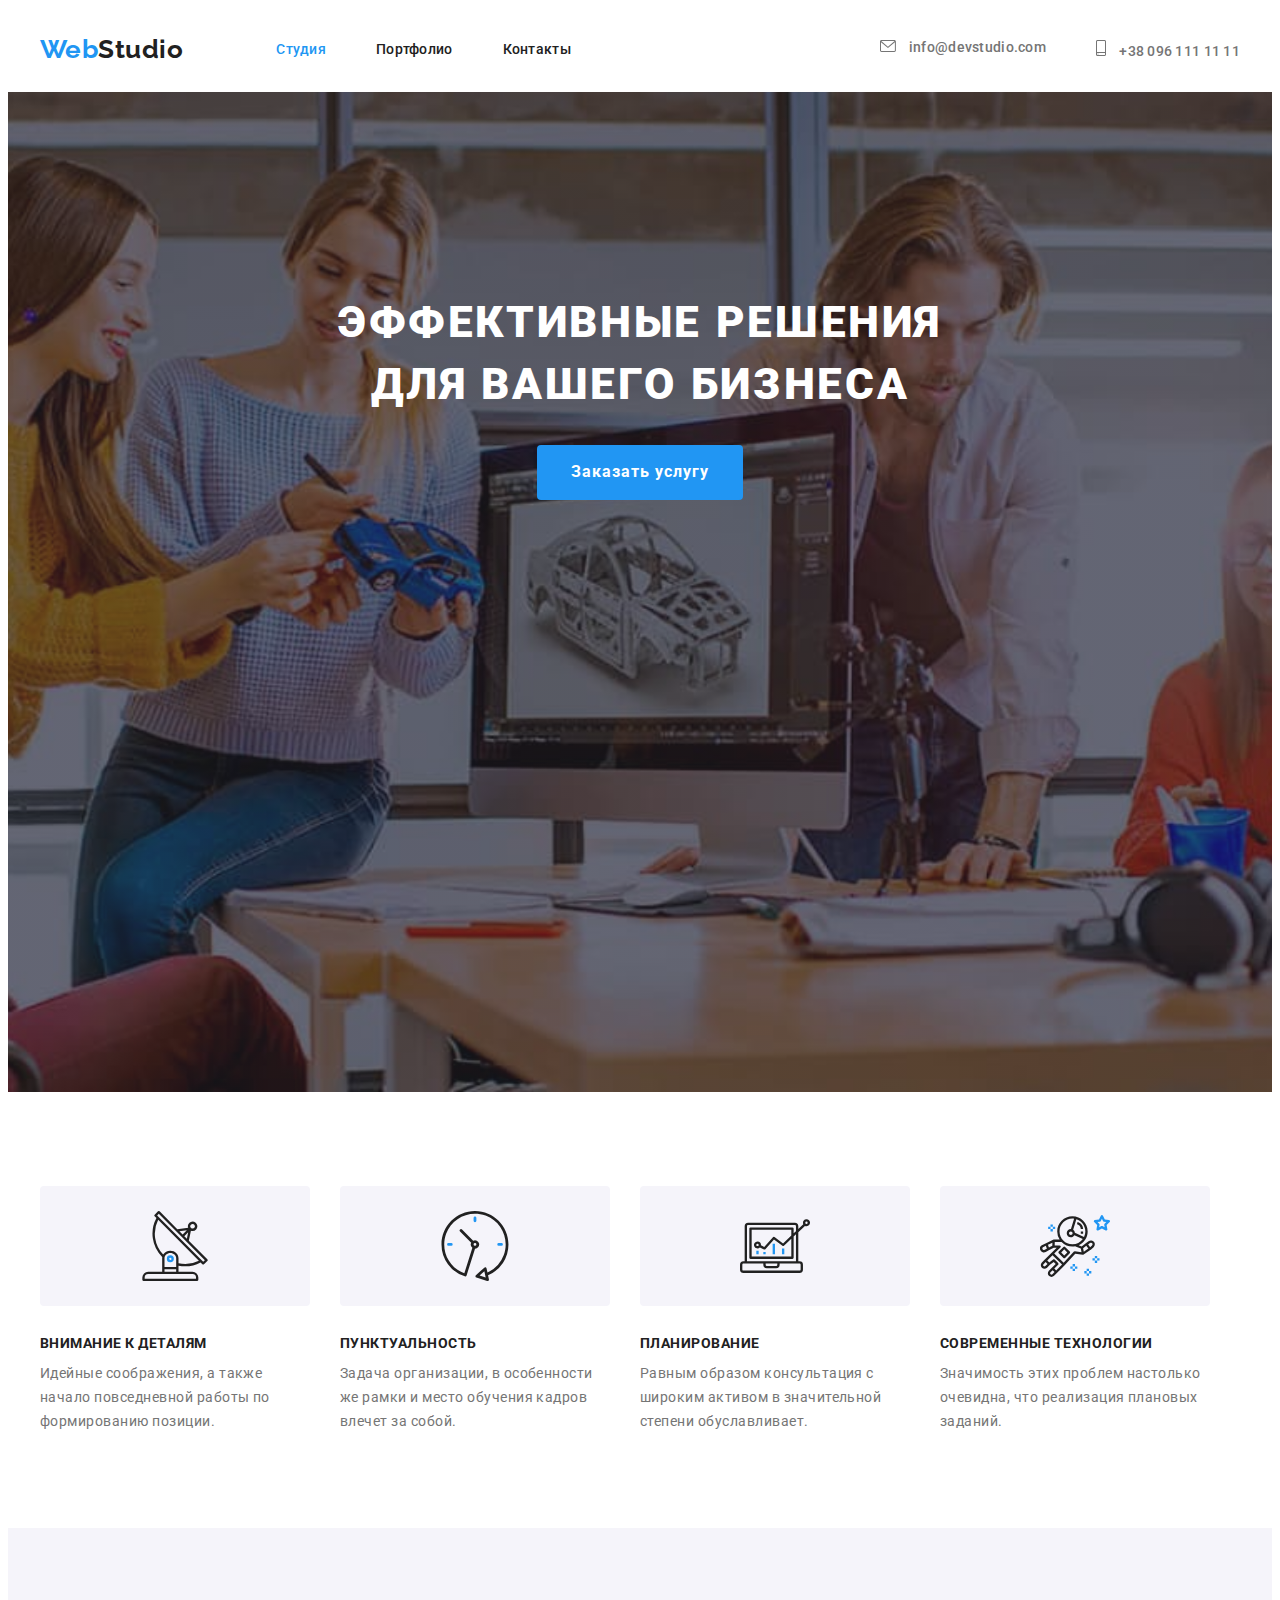
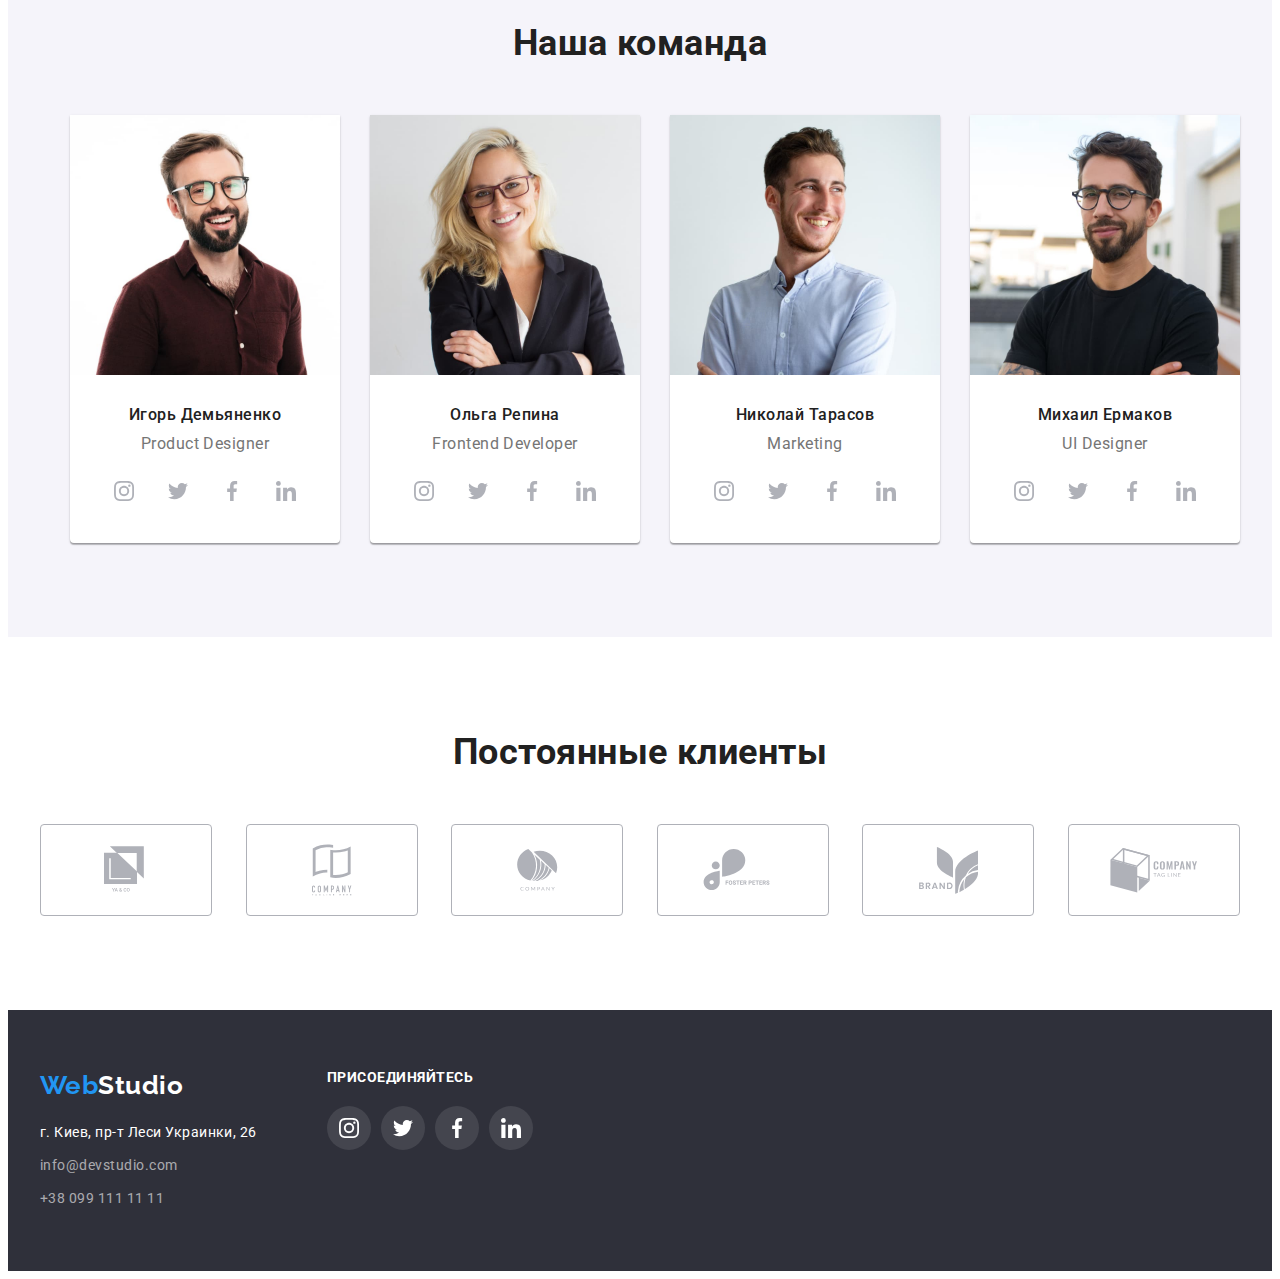
<file: index.html>
<!DOCTYPE html>
<html lang="ru">
<head>
    <meta charset="UTF-8">
    <meta name="viewport" content="width=device-width, initial-scale=1.0">
    <title>Web studio</title>
    <link rel="preconnect" href="https://fonts.gstatic.com">
    <link href="https://fonts.googleapis.com/css2?family=Raleway:wght@700&family=Roboto:wght@400;500;700;900&display=swap" rel="stylesheet">
    <link rel="stylesheet" href="https://cdnjs.cloudflare.com/ajax/libs/modern-normalize/1.0.0/modern-normalize.min.css" integrity="sha512-ISS7cAi1PEhQ8jnbJpJZMd29NlhNj4AWYyLOSp2CE/CsHxTCu+r+t0D2yoJudVrd0/8fTVPUVDzY5Tvli75u/g==" crossorigin="anonymous" />
    <link rel="stylesheet" href="./css/style.css">
</head>
<body class="page">
    <!-- Шапка сайта -->
    <header class="page-header">
        <div class="container main-nav">

          <nav class="main-nav">
             <a href="./index.html" class="logo"> <span class="logo-title">Web</span>Studio</a>

              <ul class="site-nav list">
                <li class="item">
                    <a href="./index.html" class="link current">Студия</a>
                </li>
                <li class="item">
                    <a href="./portfolio.html" class="link">Портфолио</a>
                </li>
                <li class="item">
                    <a href="#" class="link">Контакты</a>
                </li>
              </ul>
            </nav>
            <ul class="address-nav list">
                <li class="item">
                    <a href="mailto:info@devstudio.com" class="link">
                        <svg class="icon" width="16" height="12">
                            <use href="./images/icons.svg#envelope"></use>
                        </svg>
                        info@devstudio.com
                    </a>
                </li>
                <li class="item">
                    <a href="tel:+380961111111" class="link">
                        <svg class="icon" width="10" height="16">
                            <use href="./images/icons.svg#smartphone"></use>
                        </svg>
                        +38 096 111 11 11
                    </a> 
                </li>
            </ul>
        
        </div>
    </header>
    <main>
        <!-- Герой -->
        <section class="hero">
            <div class="container">
              <h1 class="hero-title">Эффективные решения <br> для вашего бизнеса</h1>
              <button class="btn-primary">Заказать услугу</button>
            </div>
        </section>
        <!-- Особенности -->
        <section class="section">
            <div class="container">
              <ul class="feature-list">
                <li class="item">
                    <div class="feature-icon">
                        <svg width="70" height="70">
                            <use href="./images/icons.svg#antenna"></use>
                        </svg>
                    </div>
                    <h3 class="title">Внимание к деталям</h3>
                    <p class="text">Идейные соображения, а также начало повседневной работы по формированию позиции.</p>
                </li>
                <li class="item">
                    <div class="feature-icon">
                        <svg width="70" height="70">
                            <use href="./images/icons.svg#clock"></use>
                        </svg>
                    </div>
                    <h3 class="title">Пунктуальность</h3>
                    <p class="text">Задача организации, в особенности же рамки и место обучения кадров влечет за собой.</p>
                </li>
                <li class="item">
                    <div class="feature-icon">
                        <svg width="70" height="70">
                            <use href="./images/icons.svg#diagram"></use>
                        </svg>
                    </div>
                    <h3 class="title">Планирование</h3>
                    <p class="text">Равным образом консультация с широким активом в значительной степени обуславливает.</p>
                </li>
                <li class="item">
                    <div class="feature-icon">
                        <svg width="70" height="70">
                            <use href="./images/icons.svg#astronaut"></use>
                        </svg>
                    </div>
                    <h3 class="title">Современные технологии</h3>
                    <p class="text">Значимость этих проблем настолько очевидна, что реализация плановых заданий.</p>
                </li>
              </ul>
            </div>
        </section>
        <!-- Наша команда -->
        <section class="section team">
            <div class="container">
              <h2 class="section-title">Наша команда</h2>
              <ul class="team-list">
                  <li class="item">
                    <div class="thumb">
                      <img class="thumb-img" src="./images/img1.jpg" alt="Игорь Демьяненко">
                    </div>
                    <div class="team-size">
                      <h3 class="title">Игорь Демьяненко</h3>
                      <p class="text">Product Designer</p>
                      <ul class="socials-lists">
                         <li class="socials-items">
                             <a href="" class="socials-links">
                                   <svg class="icons" width="20" height="20">
                                      <use href="./images/icons.svg#instagram"></use>
                                   </svg>
                              </a>
                          </li>
                          <li class="socials-items">
                             <a href="" class="socials-links">
                                  <svg class="icons" width="20" height="20">
                                      <use href="./images/icons.svg#twitter"></use>
                                 </svg>
                              </a>
                          </li>
                          <li class="socials-items">
                              <a href="" class="socials-links">
                                  <svg class="icons" width="20" height="20">
                                      <use href="./images/icons.svg#facebook"></use>
                                 </svg>
                               </a>
                          </li>
                          <li class="socials-items">
                             <a href="" class="socials-links">
                                  <svg class="icons" width="20" height="20">
                                     <use href="./images/icons.svg#linkedin"></use>
                                  </svg>
                              </a>
                         </li>
                       </ul>
                    </div>
                  </li>
                  <li class="item">
                    <div class="thumb">
                       <img class="thumb-img" src="./images/img2.jpg" alt="Ольга Репина">
                    </div>
                    <div class="team-size">
                      <h3 class="title">Ольга Репина</h3> 
                      <p class="text">Frontend Developer</p>

                     <ul class="socials-lists">
                        <li class="socials-items">
                            <a href="" class="socials-links">
                                <svg class="icons" width="20" height="20">
                                    <use href="./images/icons.svg#instagram"></use>
                                </svg>
                            </a>
                        </li>
                        <li class="socials-items">
                            <a href="" class="socials-links">
                                <svg class="icons" width="20" height="20">
                                    <use href="./images/icons.svg#twitter"></use>
                                </svg>
                            </a>
                        </li>
                        <li class="socials-items">
                            <a href="" class="socials-links">
                                <svg class="icons" width="20" height="20">
                                    <use href="./images/icons.svg#facebook"></use>
                                </svg>
                            </a>
                        </li>
                        <li class="socials-items">
                            <a href="" class="socials-links">
                                <svg class="icons" width="20" height="20">
                                    <use href="./images/icons.svg#linkedin"></use>
                                </svg>
                            </a>
                        </li>
                    </ul>
                    </div>
                  </li>
                  <li class="item">
                    <div class="thumb">
                       <img class="thumb-img" src="./images/img3.jpg" alt="Николай Тарасов">
                    </div>
                    <div class="team-size">
                      <h3 class="title">Николай Тарасов</h3>
                      <p class="text">Marketing</p>
                    <ul class="socials-lists">
                        <li class="socials-items">
                            <a href="" class="socials-links">
                                <svg class="icons" width="20" height="20">
                                    <use href="./images/icons.svg#instagram"></use>
                                </svg>
                            </a>
                        </li>
                        <li class="socials-items">
                            <a href="" class="socials-links">
                                <svg class="icons" width="20" height="20">
                                    <use href="./images/icons.svg#twitter"></use>
                                </svg>
                            </a>
                        </li>
                        <li class="socials-items">
                            <a href="" class="socials-links">
                                <svg class="icons" width="20" height="20">
                                    <use href="./images/icons.svg#facebook"></use>
                                </svg>
                            </a>
                        </li>
                        <li class="socials-items">
                            <a href="" class="socials-links">
                                <svg class="icons" width="20" height="20">
                                    <use href="./images/icons.svg#linkedin"></use>
                                </svg>
                            </a>
                        </li>
                    </ul>
                    </div>
                  </li>
                  <li class="item">
                    <div class="thumb">
                      <img class="thumb-img" src="./images/img4.jpg" alt="Михаил Ермаков">
                    </div>
                    <div class="team-size">
                      <h3 class="title">Михаил Ермаков</h3>
                      <p class="text">UI Designer</p>
                    <ul class="socials-lists">
                        <li class="socials-items">
                            <a href="" class="socials-links">
                                <svg class="icons" width="20" height="20">
                                    <use href="./images/icons.svg#instagram"></use>
                                </svg>
                            </a>
                        </li>
                        <li class="socials-items">
                            <a href="" class="socials-links">
                                <svg class="icons" width="20" height="20">
                                    <use href="./images/icons.svg#twitter"></use>
                                </svg>
                            </a>
                        </li>
                        <li class="socials-items">
                            <a href="" class="socials-links">
                                <svg class="icons" width="20" height="20">
                                    <use href="./images/icons.svg#facebook"></use>
                                </svg>
                            </a>
                        </li>
                        <li class="socials-items">
                            <a href="" class="socials-links">
                                <svg class="icons" width="20" height="20">
                                    <use href="./images/icons.svg#linkedin"></use>
                                </svg>
                            </a>
                        </li>
                    </ul>
                    </div>
                  </li>
              </ul>
          </div>
        </section>

        <!-- Постоянные клиенты -->
        <section class="section">
            <div class="container">
                <h2 class="section-title">Постоянные клиенты</h2>
                <ul class="client-list">
                    <li class="client-item">
                        <a href="" class="client-link">
                            <svg class="icon" width="44" height="49">
                                <use href="./images/icons.svg#logo1"></use>
                            </svg>
                        </a>
                    </li>

                    <li class="client-item">
                        <a href="" class="client-link">
                            <svg class="icon" width="40" height="52">
                                <use href="./images/icons.svg#logo2"></use>
                            </svg>
                        </a>
                    </li>

                    <li class="client-item">
                        <a href="" class="client-link">
                            <svg class="icon" width="41" height="42">
                                <use href="./images/icons.svg#logo3"></use>
                            </svg>
                        </a>
                    </li>

                    <li class="client-item">
                        <a href="" class="client-link">
                            <svg class="icon" width="80" height="42">
                                <use href="./images/icons.svg#logo4"></use>
                            </svg>
                        </a>
                    </li>

                    <li class="client-item">
                        <a href="" class="client-link">
                            <svg class="icon" width="59" height="47">
                                <use href="./images/icons.svg#logo5"></use>
                            </svg>
                        </a>
                    </li>

                    <li class="client-item">
                        <a href="" class="client-link">
                            <svg class="icon" width="88" height="45">
                                <use href="./images/icons.svg#logo6"></use>
                            </svg>
                        </a>
                    </li>
                </ul>
            </div>

        </section>
    </main>
    <!-- Футер -->
    <footer class="page-footer">
        <div class="container">
            <div class="nav-footer">
                <div class="size-footer">
                    <a href="#" class="logo-footer"><span class="logo-title">Web</span>Studio</a>
                    <address class="address-footer">
                        <a href="#" class="link">г. Киев, пр-т Леси Украинки, 26</a>
                        <a href="mailto:info@devstudio.com" class="title">info@devstudio.com</a>
                        <a href="tel:+380991111111" class="title">+38 099 111 11 11</a>
                    </address>
                </div>
    
                <div class="join-footer">
                    <nav class="social-footer">
                        <h3 class="footer-title">присоединяйтесь</h3>
                        <ul class="social-list">
                            <li class="item">
                                <a href="" class="link">
                                    <svg class="icon" width="20" height="20">
                                        <use href="./images/icons.svg#instagram"></use>
                                    </svg>
                                </a>
                            </li>
                            <li class="item">
                                <a href="" class="link">
                                    <svg class="icon" width="20" height="20">
                                        <use href="./images/icons.svg#twitter"></use>
                                    </svg>
                                </a>
                            </li>
                            <li class="item">
                                <a href="" class="link">
                                    <svg class="icon" width="20" height="20">
                                        <use href="./images/icons.svg#facebook"></use>
                                    </svg>
                                </a>
                            </li>
                            <li class="item">
                                <a href="" class="link">
                                    <svg class="icon" width="20" height="20">
                                        <use href="./images/icons.svg#linkedin"></use>
                                    </svg>
                                </a>
                            </li>
                        </ul>
                    </nav>
                </div>
            </div>
        </div>
    </footer>
</body>
</html>
</file>
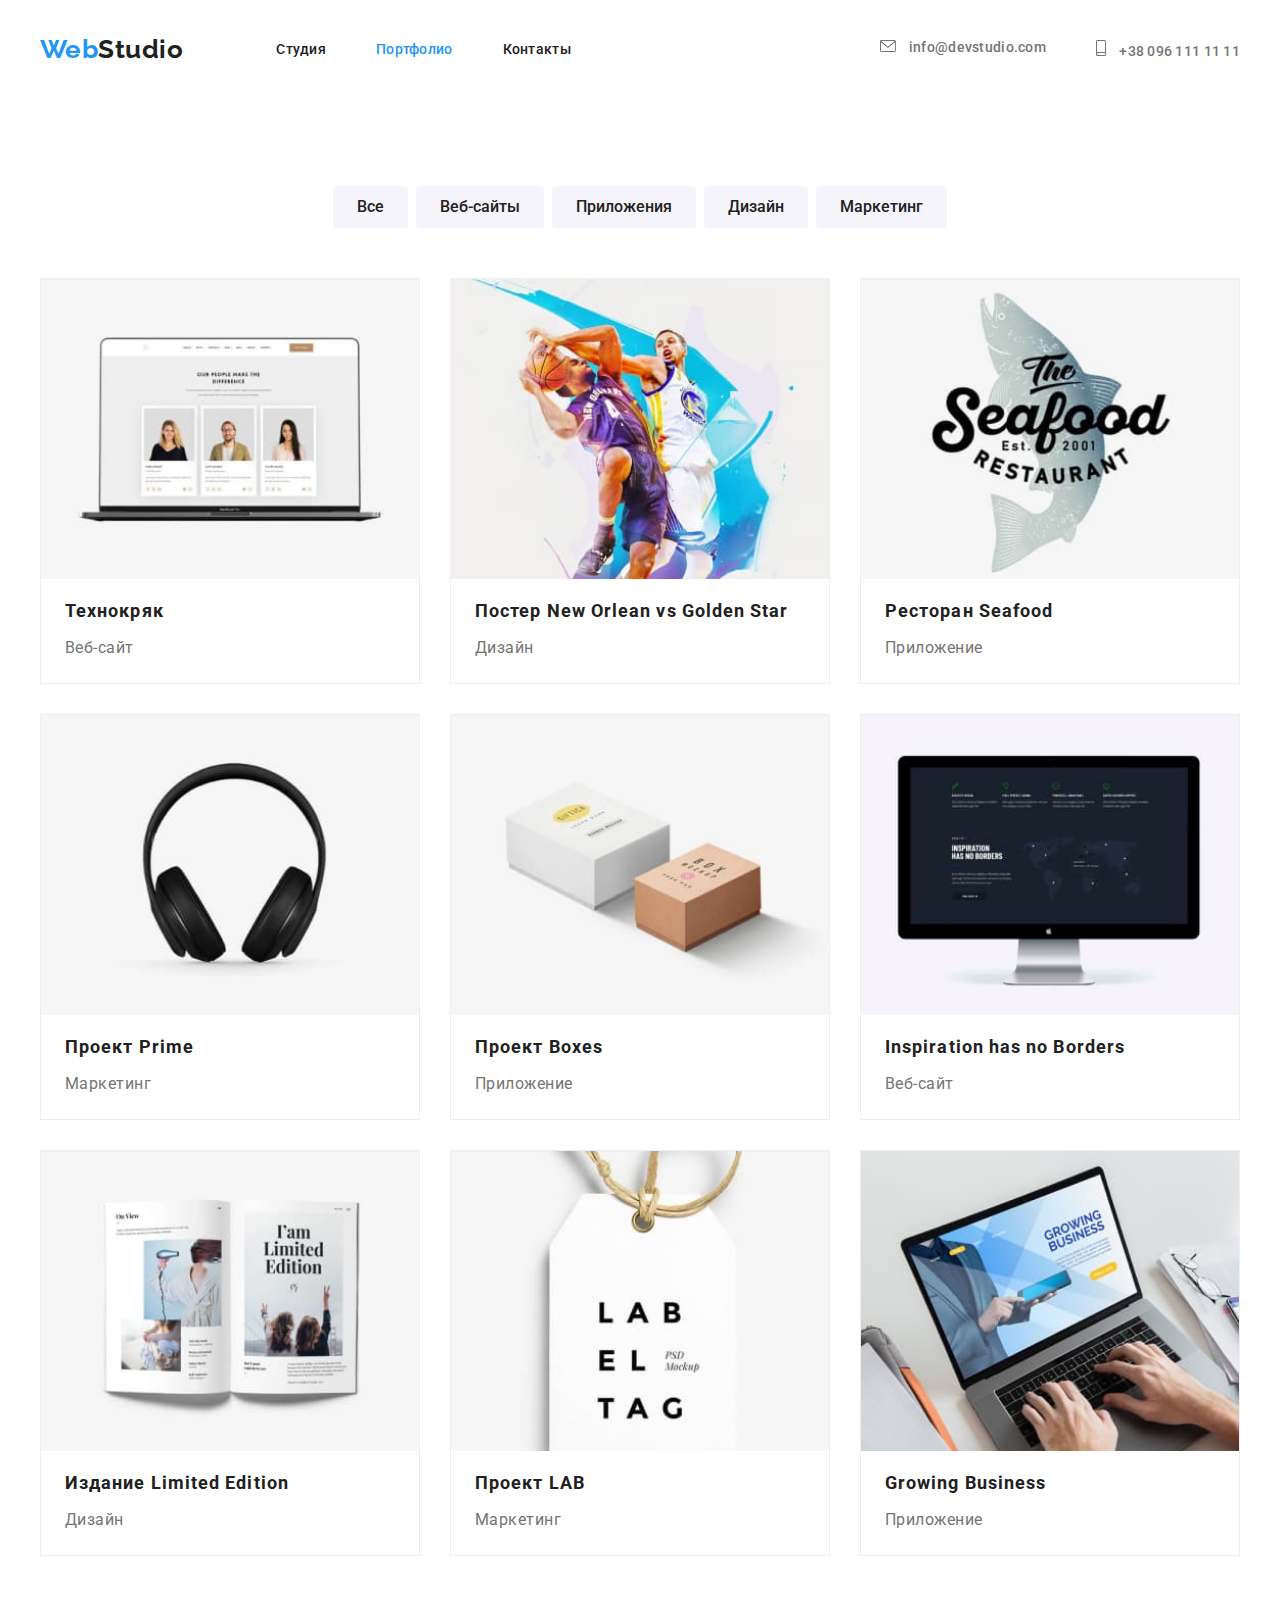
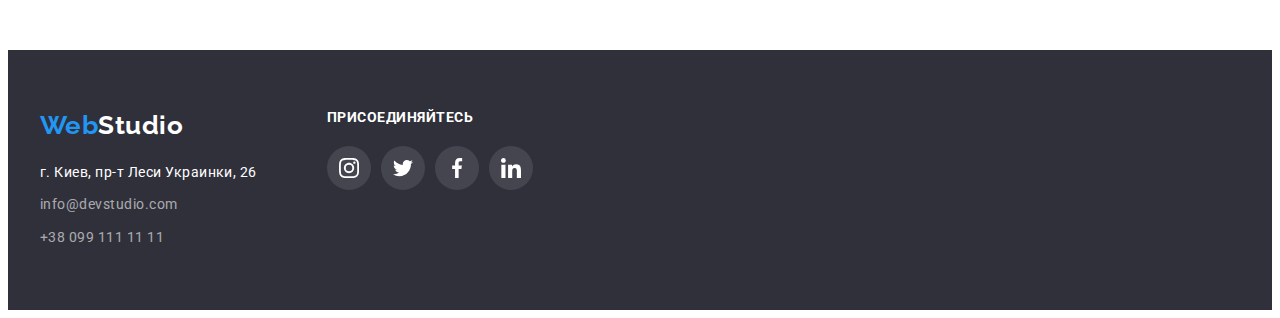
<file: portfolio.html>
<!DOCTYPE html>
<html lang="ru">
<head>
    <meta charset="UTF-8">
    <meta name="viewport" content="width=device-width, initial-scale=1.0">
    <title>Portfolio</title>
    <link rel="preconnect" href="https://fonts.gstatic.com">
    <link href="https://fonts.googleapis.com/css2?family=Raleway:wght@700&family=Roboto:wght@400;500;700;900&display=swap" rel="stylesheet">
    <link rel="stylesheet" href="https://cdnjs.cloudflare.com/ajax/libs/modern-normalize/1.0.0/modern-normalize.min.css" integrity="sha512-ISS7cAi1PEhQ8jnbJpJZMd29NlhNj4AWYyLOSp2CE/CsHxTCu+r+t0D2yoJudVrd0/8fTVPUVDzY5Tvli75u/g==" crossorigin="anonymous" />
    <link rel="stylesheet" href="./css/style.css">
</head>
<body>
    <!-- Шапка -->
    <header class="page-header">
        <div class="container main-nav">
          <nav class="main-nav">
              <a href="./index.html" class="logo"><span class="logo-title">Web</span>Studio</a>
              <ul class="site-nav list">
                  <li class="item">
                      <a href="./index.html" class="link">Студия</a>
                  </li>
                  <li class="item">
                      <a href="./portfolio.html" class="link current">Портфолио</a>
                  </li>
                  <li class="item">
                      <a href="#" class="link">Контакты</a>
                  </li>
              </ul>
          </nav>

          <ul class="address-nav list">
              <li class="item">
                  <a href="mailto:info@devstudio.com" class="link">
                    <svg class="icon" width="16" height="12">
                        <use href="./images/icons.svg#envelope"></use>
                    </svg>
                    info@devstudio.com
                </a>
              </li>
              <li class="item">
                  <a href="tel:+380961111111" class="link">
                    <svg class="icon" width="10" height="16">
                        <use href="./images/icons.svg#smartphone"></use>
                    </svg>
                    +38 096 111 11 11
                </a>
              </li>
          </ul>
      </div>
    </header>
    <main>
        
        <!--Фильтер работ-->
     <section class="section work-nav">
        <div class="container">
          <ul class="page-nav">
              <li class="item">
                  <button type="button" class="btn-secondary">Все</button>
              </li>
              <li class="item">
                  <button type="button" class="btn-secondary">Веб-сайты</button>
              </li> 
              <li class="item">
                  <button type="button" class="btn-secondary">Приложения</button>
              </li>
              <li class="item">
                  <button type="button" class="btn-secondary">Дизайн</button>
              </li>
              <li class="item">
                  <button type="button" class="btn-secondary">Маркетинг</button>
              </li>
          </ul>
      <!-- Наши работы -->
      
          <ul class="work-list">
              <li class="item">
                 <div class="thumb">
                     <img class="thumb-img" src="./images/img11.jpg" alt="Ноутбук">
                 </div>
                 <div class="works-about">
                       <h2 class="title">Технокряк</h2>
                       <p class="text">Веб-сайт</p>
                 </div>
              </li>
              <li class="item">
                  <div class="thumb">
                     <img class="thumb-img" src="./images/img12.jpg" alt="Баскетболисты">
                  </div>
                  <div class="works-about">
                        <h2 class="title">Постер New Orlean vs Golden Star</h2>
                        <p class="text">Дизайн</p>
                    </div>
              </li>
              <li class="item">
                  <div class="thumb">
                     <img class="thumb-img" src="./images/img13.jpg" alt="Ресторан Seafood">
                  </div>
                  <div class="works-about">
                      <h2 class="title">Ресторан Seafood</h2>
                      <p class="text">Приложение</p>
                  </div>
              </li>
              <li class="item">
                  <div class="thumb">
                     <img class="thumb-img" src="./images/img14.jpg" alt="Наушники">
                  </div>
                  <div class="works-about">
                      <h2 class="title">Проект Prime</h2>
                      <p class="text">Маркетинг</p>
                  </div>
              </li>
              <li class="item">
                  <div class="thumb">
                     <img class="thumb-img" src="./images/img15.jpg" alt="Две коробки">
                  </div>
                  <div class="works-about">
                     <h2 class="title">Проект Boxes</h2>
                     <p class="text">Приложение</p>
                  </div>
              </li>
              <li class="item">
                  <div class="thumb">
                     <img class="thumb-img" src="./images/img16.jpg" alt="Монитор">
                  </div>
                  <div class="works-about">
                     <h2 class="title">Inspiration has no Borders</h2>
                     <p class="text">Веб-сайт</p>
                  </div>
              </li>
              <li class="item">
                  <div class="thumb">
                      <img class="thumb-img" src="./images/img17.jpg" alt="Журнал">
                  </div>
                  <div class="works-about">
                      <h2 class="title">Издание Limited Edition</h2>
                      <p class="text">Дизайн</p>
                  </div>
              </li>
              <li class="item">
                  <div class="thumb">
                      <img class="thumb-img" src="./images/img18.jpg" alt="Бирка">
                  </div>
                   <div class="works-about">
                      <h2 class="title">Проект LAB</h2>
                      <p class="text">Маркетинг</p>
                  </div>
              </li>
              <li class="item">
                  <div class="thumb">
                     <img class="thumb-img" src="./images/img19.jpg" alt="Экран ноутбука">
                  </div>
                  <div class="works-about"> 
                       <h2 class="title">Growing Business</h2>
                       <p class="text">Приложение</p>
                  </div>
              </li>

          </ul>  
        </div>
      </section>
 </main>
 <footer class="page-footer">
  <div class="container">
      <div class="nav-footer">
          <div class="size-footer">
              <a href="#" class="logo-footer"><span class="logo-title">Web</span>Studio</a>
              <address class="address-footer">
                   <a href="#" class="link">г. Киев, пр-т Леси Украинки, 26</a>
                   <a href="mailto:info@devstudio.com" class="title">info@devstudio.com</a>
                   <a href="tel:+380991111111" class="title">+38 099 111 11 11</a>
              </address>
          </div>

          <div class="join-footer">
              <nav class="social-footer">
                  <h3 class="footer-title">присоединяйтесь</h3>
                  <ul class="social-list">
                      <li class="item">
                          <a href="" class="link">
                            <svg class="icon" width="20" height="20">
                                <use href="./images/icons.svg#instagram"></use>
                            </svg>
                          </a>
                      </li>
                      <li class="item">
                          <a href="" class="link">
                            <svg class="icon" width="20" height="20">
                                <use href="./images/icons.svg#twitter"></use>
                            </svg>
                          </a>
                      </li>
                      <li class="item">
                          <a href="" class="link">
                            <svg class="icon" width="20" height="20">
                                <use href="./images/icons.svg#facebook"></use>
                            </svg>
                          </a>
                      </li>
                      <li class="item">
                          <a href="" class="link">
                            <svg class="icon" width="20" height="20">
                                <use href="./images/icons.svg#linkedin"></use>
                            </svg>
                          </a>
                      </li>
                  </ul>
              </nav>
          </div>
        </div>
    </div>
</footer>
</body>
</html>
</file>
<file: css/style.css>
:root {
    --primary-text-color: #757575;
    --title-text-color: #212121;
    --accent-color: #2196F3;
    --primary-white-color:#ffffff;
    --footer-text: rgba(255, 255, 255, 0.6);
    --color-icons:  #AFB1B8;
    --bg-button: #F5F4FA;
    --bg-footer: #2F303A;
    --bg-team-section: #F5F4FA;
    --bg-icons: rgba(255, 255, 255, 0.1);
    --border-image: #EEEEEE;
    --border-clients: #AFB1B8;
    --card-set: 30px;
    --card-shadow: 0px 1px 3px rgba(0, 0, 0, 0.12), 0px 1px 1px rgba(0, 0, 0, 0.14), 0px 2px 1px rgba(0, 0, 0, 0.2);
    --page-nav-shadow: 0px 3px 1px rgba(0, 0, 0, 0.1), 0px 1px 2px rgba(0, 0, 0, 0.08), 0px 2px 2px rgba(0, 0, 0, 0.12);
    --work-shadow: 0px 1px 1px rgba(0, 0, 0, 0.12), 0px 4px 4px rgba(0, 0, 0, 0.06), 1px 4px 6px rgba(0, 0, 0, 0.16);

}

body {
    color:var(--primary-text-color);
    background-color: var(--primary-white-color);
    font-family: 'Roboto', sans-serif;
    letter-spacing: 0.03em;
}

ul {
    padding: 0;
    margin: 0;
    list-style: none;
}

a {
    text-decoration: none;
}

.container {
    width: 1200px;
    padding: 0 15px;
    margin-left: auto;
    margin-right: auto;
}

/* Main nav */

.main-nav {
    display: flex;
    align-items: center;
}

/* Logo */

.logo {
    padding-top: 24px;
    padding-bottom: 25px;

    color: var(--title-text-color);
    font-family: 'Raleway', sans-serif;
    font-weight: 700;
    font-size: 26px;
    line-height: 1.19;
}


.logo-title {
   color: var(--accent-color) ;
}

/* Site nav */

.site-nav.list {
    display: flex;
    margin-left: 93px;
}

.site-nav .item + .item { 
    margin-left: 50px;
  }

/* .site-nav .item:not(:last-child) {
    margin-right: 50px;
} */

.site-nav .link {
    display: block;
    padding-top: 32px;
    padding-bottom: 32px;

    color: var(--title-text-color);
    font-weight: 500;
    font-size: 14px;
    line-height: 1.14;
    letter-spacing: 0.02em;

}

.site-nav .link.current {
    color: var(--accent-color);
}

.site-nav .link:hover,
.site-nav .link:focus {
    color: var(--accent-color);
}

.address-nav.list {
    display: flex;
    margin-left: auto;
}

.address-nav .item + .item{
    margin-left: 50px;
}

.address-nav .link {
    display: block;
    padding: 32px 0;

    color: var(--primary-text-color);
    font-weight: 500;
    font-size: 14px;
    line-height: 1.14;
    letter-spacing: 0.02em;
}

.address-nav .link:hover,
.address-nav .link:focus {
    color: var(--accent-color);
}

.address-nav .icon {
    margin-right: 10px;
    fill: currentColor;
} 

/* Hero */

.hero {
    max-width: 1600px;
    height: 600px;
    margin-left: auto;
    margin-right: auto;

    background-image: linear-gradient( to right,  rgba(47, 48, 58, 0.4),  rgba(47, 48, 58, 0.4) ), url(../images/hero.jpg);
    background-repeat: no-repeat;
    background-position: center;
    background-size: cover ; 

    background-color: var(--bg-footer);
    text-align: center;
    padding-top: 200px;
    padding-bottom: 200px;      
}

.hero-title {
    margin-top: 0;
    margin-bottom: 30px;

    color: var(--primary-white-color);
    font-weight: 900;
    font-size: 44px;
    line-height: 1.4;
    letter-spacing: 0.06em;
    text-transform: uppercase;
}


/* section */

.section {
    padding: 94px 0;
}

.section-title {
    margin-top: 0;
    margin-bottom: 50px;
    color: var(--title-text-color);
    font-weight: 700;
    font-size: 36px;
    line-height: 1.2;
    text-align: center;

}

/* Feature */

.feature {
    padding: 94px 0;
}

.feature-list {
    display: flex;
}

.feature-list .item {
    width: 270px;
}

.feature-list .item+.item {
    margin-left: 30px;
}

.feature-icon {
    display: flex;
    justify-content: center;
    align-items: center;
    max-width: 270px;
    height: 120px;
    background-color: var(--bg-team-section);
    border-radius: 4px;
    margin-bottom: 30px;

}

.feature-list .title {
    margin-top: 0;
    margin-bottom: 10px;
    color: var(--title-text-color);
    font-weight: 700;
    font-size: 14px;
    line-height: 1.14;
    text-transform: uppercase;
}

.feature-list .text {
    margin-top: 0;
    margin-bottom: 0;
    font-weight: 400;
    font-size: 14px;
    line-height: 1.71;
}

/* Working */

.section.working {
    padding-top: 0;
}

.working {
    display: flex;
}

.working .item + .item {
    margin-left: 30px;
}

/* Team */

.section.team {
    background-color: var(--bg-team-section);
}

.team-list {
    display: flex;
    padding: 0;
    margin: 0;
    list-style: none;
    margin-left: calc (-1 * var(--card-set)); 
}

.team-list .item {
    margin-left: var(--card-set);
    flex-basis: calc( 100% / 3 - var(--card-set));
    background-color: var(--primary-white-color);
    box-shadow: var(--card-shadow);
    border-radius: 0px 0px 4px 4px;
}

.team-list .thumb {
    height: 260px;
}

.team-list .thumb-img {
    width: 100%;
    height: 100%;
    object-fit: cover;
}

.team-size {
    padding: 30px 32px;
}

.team-list .title {
    margin: 0 0 10px 0;
    color: var(--title-text-color);
    font-weight: 500;
    font-size: 16px;
    line-height: 1.19;
    text-align: center;
}

.team-list .text {
    margin: 0 0 16px 0;
    font-weight: 400;
    font-size: 16px;
    line-height: 1.19;
    text-align: center;

}

.socials-lists {
    display: flex;
}

.socials-links {
    display: inline-flex;
    justify-content: center;
    align-items: center;
    width: 44px;
    height: 44px;
    border-radius: 50%;
    color: var(--color-icons);
    margin: 0;
    cursor: pointer;
}

.socials-items+.socials-items {
    margin-left: 10px;
}

.socials-links:hover,
.socials-links:focus {
    color: var(--primary-white-color);
    background-color: var(--accent-color);
}

.socials-lists .icons {
    fill: currentColor;
}


/* Button */
.btn-primary {
    display: inline-block;
    color: var(--primary-white-color);
    background-color: var(--accent-color);
    font-family: inherit;
    font-weight: 700;
    font-size: 16px;
    line-height: 1.9;
    letter-spacing: 0.06em; 
    text-align: center;

    border: 2px solid transparent;
    border-radius: 4px;
    padding: 10px 32px;
    min-width: 200px;

    cursor: pointer;

}

.btn-secondary {
    color: var(--title-text-color);
    background-color: var(--bg-button);
    font-family: inherit;
    font-style: normal;
    font-weight: 500;
    font-size: 16px;
    line-height: 1.62;
    text-align: center;

    border: 2px solid transparent;
    padding: 6px 22px;
    border-radius: 4px;

    cursor: pointer;
}

.btn-secondary:hover,
.btn-secondary:focus {
    color: var(--primary-white-color);
    background-color: var(--accent-color);
    box-shadow: var(--page-nav-shadow);
}

/* Постоянные клиенты */

.client-list {
    display: flex;
    justify-content: space-between;
}

.client-link {
    display: inline-flex;
    justify-content: center;
    align-items: center;
    width: 170px;
    height: 90px;
    color: var(--color-icons);
    border: 1px solid var(--border-clients);
    border-radius: 4px;
    cursor: pointer;
}

.client-link:hover, 
.client-link:focus {
    color: var(--accent-color);
    border-color: var(--accent-color);

}

.client-list .icon {
    fill: currentColor;
}

/* Footer */
.page-footer {
    padding: 60px 0;
    margin: 0;
    background-color: var(--bg-footer); 
}

.nav-footer {
    display: flex;
}

.logo-footer {
    display: block;
    margin-bottom: 20px;

    color: var(--primary-white-color);
    font-family: 'Raleway', sans-serif;
    font-weight: 700;
    font-size: 26px;
    line-height: 1.19;
}

.page-footer .link {
    display: block;
    margin-bottom: 9px;

    color: var(--primary-white-color);
    font-style: normal;
    font-weight: 400;
    font-size: 14px;
    line-height: 1.71;
}
.page-footer .title {
    display: block;

    color: var(--footer-text);
    font-style: normal;
    font-weight: 400;
    font-size: 14px;
    line-height: 1.71;
    
}

.page-footer .title:nth-last-child(2){
    margin-bottom: 9px;
}

.join-footer {
    margin: 0 0 0 70px;
}

.footer-title {
    display: block;
    font-weight: 700;
    font-size: 14px;
    line-height: 1.14;
    text-transform: uppercase;
    color: var(--primary-white-color);
    margin: 0 0 20px 0;
}

.social-list {
    display: flex;
}

.social-list .link {
    display: inline-flex;
    justify-content: center;
    align-items: center;
    width: 44px;
    height: 44px;
    border-radius: 50%;
    background-color: var(--bg-icons);
    color: var(--primary-white-color);
    margin: 0;
    cursor: pointer;
}

.social-list .item+.item {
    margin-left: 10px;
}

.social-list .link:hover,
.social-list .link:focus {
    background-color: var(--accent-color);
}

.social-list .icon {
    fill: currentColor;
}

/* Фильтер работ */

.work-nav {
    padding: 94px 0;
}

.page-nav {
    display: flex;
    justify-content: center;
    margin-bottom: 50px;
}

.page-nav .item +.item {
    margin-left: 8px;

}

.page-nav .item {
    justify-content: center;
}

/* Work */

.work-list {
    display: flex;
    padding: 0;
    margin: 0;
    list-style: none;
    flex-wrap: wrap;
    margin-top: calc(-1 * var(--card-set));
    margin-left: calc(-1 * var(--card-set));
}

.work-list .item {
    flex-basis: calc( 100% / 3 - var(--card-set));
    margin-left: var(--card-set);
    margin-top: var(--card-set);

    background-color: var(--primary-white-color);
    border: 1px solid var(--border-image);
    box-sizing: border-box;
}

.work-list .thumb {
    max-height: 294px;
}

.work-list .thumb-img {
    width: 100%;
    height: 100%;
    object-fit: contain;
}

.work-list .item:focus, 
.work-list .item:hover {
    box-shadow: var(--work-shadow);
}

/* .work-list .item:nth-child(3n) {
    margin-right: 0;
}

.work-list .item:nth-last-child(-n+3) {
    margin-bottom: 0;
} */

.works-about {
    padding: 20px 24px;
}

.work-list .title {
    color: var(--title-text-color);
    font-weight: 700;
    font-size: 18px;
    line-height: 2.0;
    letter-spacing: 0.06em;

    margin:0 0 4px 0;

}

.work-list .text {
    font-weight: 400;
    font-size: 16px;
    line-height: 1.87;

    margin: 0;
} 

/* Thumb */
.img {
    display: block;
    max-width: 100%;
    height: auto;
}
</file>
